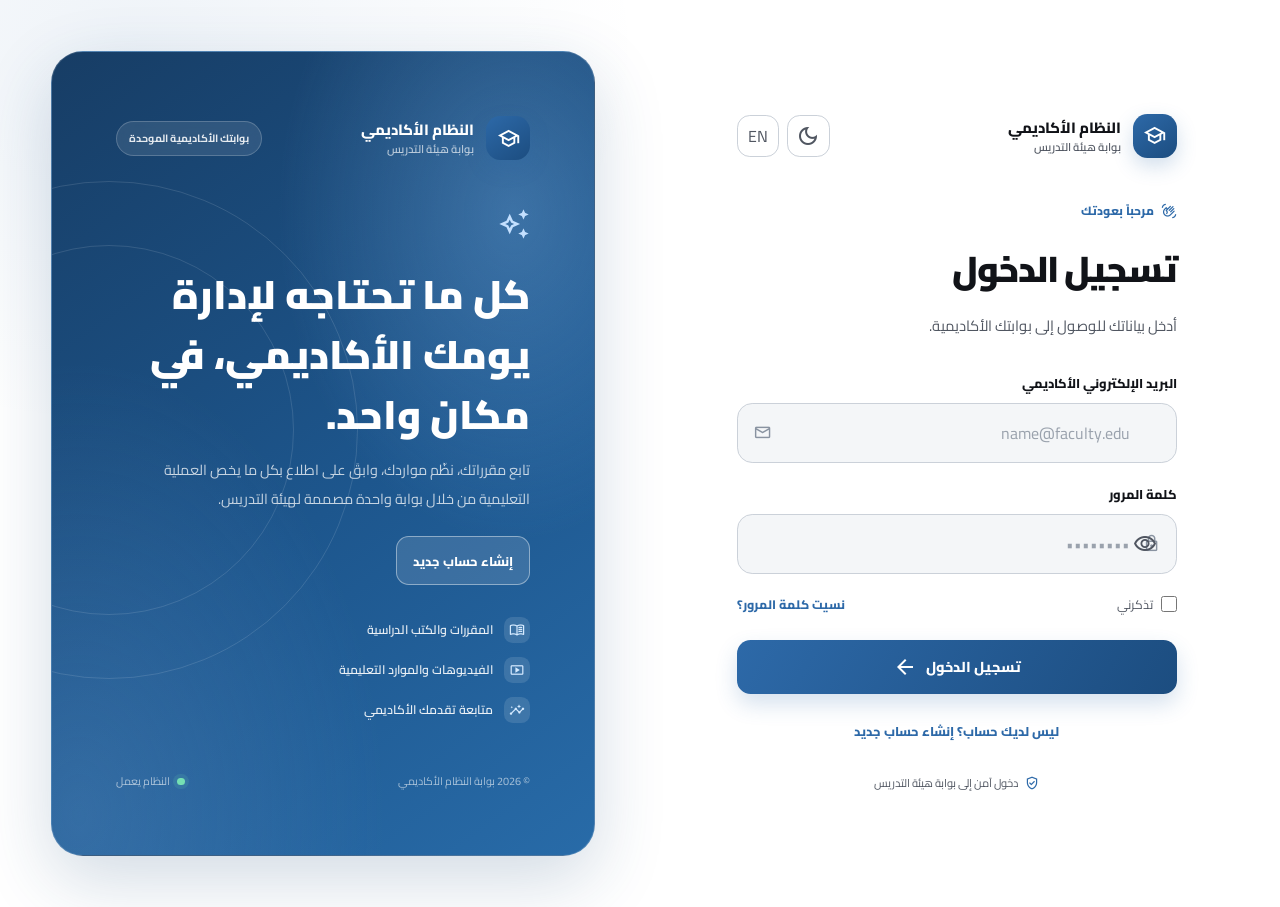
<file: index.html>
<!DOCTYPE html>
<html lang="ar" dir="rtl">
<head>
  <meta charset="utf-8"/>
  <meta name="viewport" content="width=device-width, initial-scale=1.0"/>
  <meta http-equiv="refresh" content="0; url=login.html"/>
  <title>تسجيل الدخول | بوابة النظام الأكاديمي</title>
</head>
<body>
  <p>يتم تحويلك إلى <a href="login.html">صفحة تسجيل الدخول</a>.</p>
</body>
</html>
</file>
<file: theme.css>
:root {
  color-scheme: light;
  --canvas: #ffffff;
  --surface: #ffffff;
  --surface-raised: #f4f6f8;
  --surface-soft: #e9edf2;
  --line: #cbd1d9;
  --ink: #111318;
  --muted: #505661;
  --brand: #2d69a8;
  --brand-hover: #24588f;
  --brand-deep: #1c4d80;
  --brand-soft: #e6eff9;
  --accent: #3779bd;
  --accent-bright: #72a9dc;
  --on-brand: #ffffff;
  --sidebar: #2d69a8;
}

#root-html.dark {
  color-scheme: dark;
  --canvas: #08090c;
  --surface: #111318;
  --surface-raised: #191c23;
  --surface-soft: #222630;
  --line: #343945;
  --ink: #f4f6fa;
  --muted: #b4bac5;
  --brand: #2d69a8;
  --brand-hover: #24588f;
  --brand-deep: #1c4d80;
  --brand-soft: #1b2d42;
  --accent: #91bee9;
  --accent-bright: #b3d5f5;
  --on-brand: #ffffff;
  --sidebar: #2d69a8;
}

button,
a,
.card-item,
#books-grid > div,
#videos-grid > div,
.custom-dropdown-option {
  transition: color 140ms ease, background-color 140ms ease, border-color 140ms ease, transform 140ms ease, opacity 140ms ease;
}

.transition-all {
  transition-property: color, background-color, border-color, transform, opacity !important;
  transition-duration: 140ms !important;
  transition-timing-function: ease-out !important;
}

.duration-300 {
  transition-duration: 160ms !important;
}

@media (prefers-reduced-motion: reduce) {
  *,
  *::before,
  *::after {
    animation-duration: 0.01ms !important;
    animation-iteration-count: 1 !important;
    scroll-behavior: auto !important;
    transition-duration: 0.01ms !important;
  }
}

#body-app {
  background-color: var(--canvas) !important;
  color: var(--ink) !important;
}

#root-html #sidebar {
  background-color: var(--sidebar) !important;
  background-image: none !important;
}

#root-html:not(.dark) #body-app,
#root-html.dark #body-app {
  background-color: var(--canvas) !important;
}

#root-html:not(.dark) .bg-white,
#root-html:not(.dark) [class*="bg-[#ffffff]"] {
  background-color: var(--surface) !important;
}

#root-html.dark .bg-white,
#root-html.dark [class*="bg-[#ffffff]"] {
  background-color: var(--surface) !important;
}

#root-html:not(.dark) .bg-gray-50,
#root-html:not(.dark) [class*="bg-gray-50/"] {
  background-color: var(--surface-raised) !important;
}

#root-html.dark .bg-gray-50,
#root-html.dark [class*="bg-gray-50/"] {
  background-color: var(--surface-raised) !important;
}

#root-html:not(.dark) .bg-gray-100,
#root-html:not(.dark) .bg-gray-200 {
  background-color: var(--surface-soft) !important;
}

#root-html.dark .bg-gray-100,
#root-html.dark .bg-gray-200 {
  background-color: var(--surface-soft) !important;
}

#root-html:not(.dark) .text-gray-900,
#root-html:not(.dark) .text-gray-800,
#root-html:not(.dark) .text-gray-700 {
  color: var(--ink) !important;
}

#root-html.dark .text-gray-900,
#root-html.dark .text-gray-800,
#root-html.dark .text-gray-700 {
  color: var(--ink) !important;
}

#root-html:not(.dark) .text-gray-600,
#root-html:not(.dark) .text-gray-500 {
  color: var(--muted) !important;
}

#root-html.dark .text-gray-600,
#root-html.dark .text-gray-500 {
  color: var(--muted) !important;
}

#root-html:not(.dark) .border-gray-100,
#root-html:not(.dark) .border-gray-200,
#root-html:not(.dark) .border-gray-300 {
  border-color: var(--line) !important;
}

#root-html.dark .border-gray-100,
#root-html.dark .border-gray-200,
#root-html.dark .border-gray-300 {
  border-color: var(--line) !important;
}

#root-html:not(.dark) [class*="bg-[#1e3e34]"],
#root-html:not(.dark) [class*="bg-[#162e27]"],
#root-html:not(.dark) [class*="bg-[#1e382e]"],
#root-html:not(.dark) [class*="bg-[#244d3f]"],
#root-html:not(.dark) [class*="bg-[#132821]"] {
  background-color: var(--brand) !important;
  background-image: linear-gradient(135deg, var(--brand), var(--brand-deep));
}

#root-html.dark [class*="bg-[#1e3e34]"],
#root-html.dark [class*="bg-[#162e27]"],
#root-html.dark [class*="bg-[#1e382e]"],
#root-html.dark [class*="bg-[#244d3f]"] {
  background-color: var(--brand) !important;
  background-image: linear-gradient(135deg, var(--brand), var(--brand-deep));
}

#root-html.dark [class*="bg-[#132821]"],
#root-html.dark [class*="bg-[#0d1815]"] {
  background-color: var(--sidebar) !important;
}

#root-html.dark [class*="bg-[#121514]"] {
  background-color: var(--canvas) !important;
}

#root-html [class*="bg-[#34d399]"],
#root-html [class*="bg-[#57f1db]"] {
  background-color: var(--accent) !important;
}

#root-html [class*="border-[#34d399]"],
#root-html [class*="border-[#2dd4bf]"] {
  border-color: var(--line) !important;
}

#root-html [class*="hover:border-[#2dd4bf]"]:hover {
  border-color: var(--accent) !important;
}

#root-html [class*="ring-[#34d399]"] {
  --tw-ring-color: var(--accent) !important;
}

#root-html.dark [class*="bg-[#171c1a]"],
#root-html.dark [class*="bg-[#151c19]"],
#root-html.dark [class*="bg-[#1b221f]"],
#root-html.dark [class*="bg-[#1d2622]"],
#root-html.dark [class*="bg-[#0f211b]"],
#root-html.dark [class*="bg-[#08100e]"] {
  background-color: var(--surface) !important;
}

#root-html:not(.dark) [class*="bg-[#e9f2ee]"],
#root-html:not(.dark) [class*="bg-[#14261f]"],
#root-html:not(.dark) [class*="bg-[#173328]"],
#root-html:not(.dark) [class*="bg-emerald-"] {
  background-color: var(--brand-soft) !important;
}

#root-html.dark [class*="bg-[#e9f2ee]"],
#root-html.dark [class*="bg-[#14261f]"],
#root-html.dark [class*="bg-[#173328]"],
#root-html.dark [class*="bg-emerald-"] {
  background-color: var(--brand-soft) !important;
}

#root-html:not(.dark) [class*="hover:bg-[#162e27]"]:hover,
#root-html:not(.dark) [class*="hover:bg-[#1b382e]"]:hover {
  background-color: var(--brand-hover) !important;
}

#root-html.dark [class*="hover:bg-[#162e27]"]:hover,
#root-html.dark [class*="hover:bg-[#1b382e]"]:hover {
  background-color: var(--brand-hover) !important;
}

#root-html:not(.dark) [class*="text-[#1e3e34]"],
#root-html:not(.dark) [class*="text-emerald-600"] {
  color: var(--brand-deep) !important;
}

#root-html.dark [class*="text-[#1e3e34]"],
#root-html.dark [class*="text-[#34d399]"],
#root-html.dark [class*="text-[#57f1db]"],
#root-html.dark [class*="text-emerald-"] {
  color: var(--accent) !important;
}

#root-html.dark [class*="text-[#8fa39b]"],
#root-html.dark [class*="text-[#cbdad3]"] {
  color: var(--muted) !important;
}

#root-html.dark [class*="text-[#e1ebe6]"] {
  color: var(--ink) !important;
}

#root-html:not(.dark) [class*="text-emerald-100"],
#root-html:not(.dark) [class*="text-emerald-200"],
#root-html:not(.dark) [class*="text-emerald-300"],
#root-html:not(.dark) [class*="text-emerald-400"] {
  color: var(--on-brand) !important;
}

#root-html:not(.dark) [class*="border-[#1f3f35]"],
#root-html:not(.dark) [class*="border-[#224439]"],
#root-html:not(.dark) [class*="border-[#356655]"],
#root-html:not(.dark) [class*="border-[#3a6e5b]"] {
  border-color: var(--brand-deep) !important;
}

#root-html.dark [class*="border-[#1f3f35]"],
#root-html.dark [class*="border-[#224439]"],
#root-html.dark [class*="border-[#356655]"],
#root-html.dark [class*="border-[#3a6e5b]"],
#root-html.dark [class*="border-[#27332e]"],
#root-html.dark [class*="border-[#25332d]"] {
  border-color: var(--line) !important;
}

#root-html:not(.dark) [class*="border-[#d1ded9]"],
#root-html:not(.dark) [class*="border-[#d4ded9]"] {
  border-color: var(--line) !important;
}

#root-html.dark .project-credits__brand,
#root-html.dark .project-credit-name,
#root-html.dark #btn-fav-filter {
  color: var(--ink) !important;
}

#root-html.dark #btn-fav-filter,
#root-html.dark .custom-dropdown-trigger {
  background-color: var(--surface) !important;
  border-color: var(--line) !important;
}

#root-html.dark .custom-dropdown-menu {
  background-color: var(--surface) !important;
  border-color: var(--line) !important;
  color: var(--ink) !important;
}

#root-html:not(.dark) #main-header,
#root-html:not(.dark) #main-footer {
  background-image: linear-gradient(110deg, var(--surface), var(--surface-raised));
}

#root-html.dark #main-header,
#root-html.dark #main-footer {
  background-image: linear-gradient(110deg, var(--surface), var(--canvas));
}

#root-html:not(.dark) .project-credits__brand,
#root-html:not(.dark) .project-credit-name,
#root-html:not(.dark) .custom-dropdown-trigger {
  color: var(--ink);
}

#root-html:not(.dark) .custom-dropdown-trigger,
#root-html:not(.dark) .custom-dropdown-menu {
  background-color: var(--surface) !important;
  border-color: var(--line) !important;
}

#root-html:not(.dark) .project-credits__mark {
  background-color: var(--brand-soft);
  border-color: var(--line);
  color: var(--brand);
}

#root-html.dark .project-credits__mark {
  background-color: var(--surface-soft);
  border-color: var(--line);
  color: var(--accent);
}

#root-html:not(.dark) [class*="text-emerald-500"],
#root-html:not(.dark) [class*="text-emerald-700"],
#root-html:not(.dark) [class*="text-emerald-800"],
#root-html:not(.dark) [class*="text-emerald-900"] {
  color: var(--brand-deep) !important;
}

#root-html.dark [class*="text-emerald-500"],
#root-html.dark [class*="text-emerald-700"],
#root-html.dark [class*="text-emerald-800"],
#root-html.dark [class*="text-emerald-900"] {
  color: var(--accent) !important;
}

#root-html [class*="text-rose-"],
#root-html [class*="text-amber-"],
#root-html [class*="text-red-"] {
  color: var(--accent) !important;
}

#root-html:not(.dark) [class*="text-rose-"],
#root-html:not(.dark) [class*="text-amber-"],
#root-html:not(.dark) [class*="text-red-"] {
  color: var(--brand-deep) !important;
}

#root-html [class*="bg-rose-"],
#root-html [class*="bg-amber-"],
#root-html [class*="bg-red-"] {
  background-color: var(--surface-raised) !important;
}

#root-html [class*="border-rose-"],
#root-html [class*="border-amber-"],
#root-html [class*="border-red-"],
#root-html [class*="border-emerald-"] {
  border-color: var(--line) !important;
}

#root-html [class*="ring-rose-"] {
  --tw-ring-color: var(--accent) !important;
}

#root-html [class*="hover:text-emerald-"]:hover,
#root-html [class*="hover:text-rose-"]:hover,
#root-html [class*="hover:text-red-"]:hover {
  color: var(--ink) !important;
}

#root-html [class*="hover:bg-rose-"]:hover,
#root-html [class*="hover:bg-amber-"]:hover,
#root-html [class*="hover:bg-red-"]:hover {
  background-color: var(--surface-soft) !important;
}

#root-html .custom-dropdown-option:hover,
#root-html .custom-dropdown-option[aria-selected="true"] {
  background-color: var(--surface-raised) !important;
}
</file>
